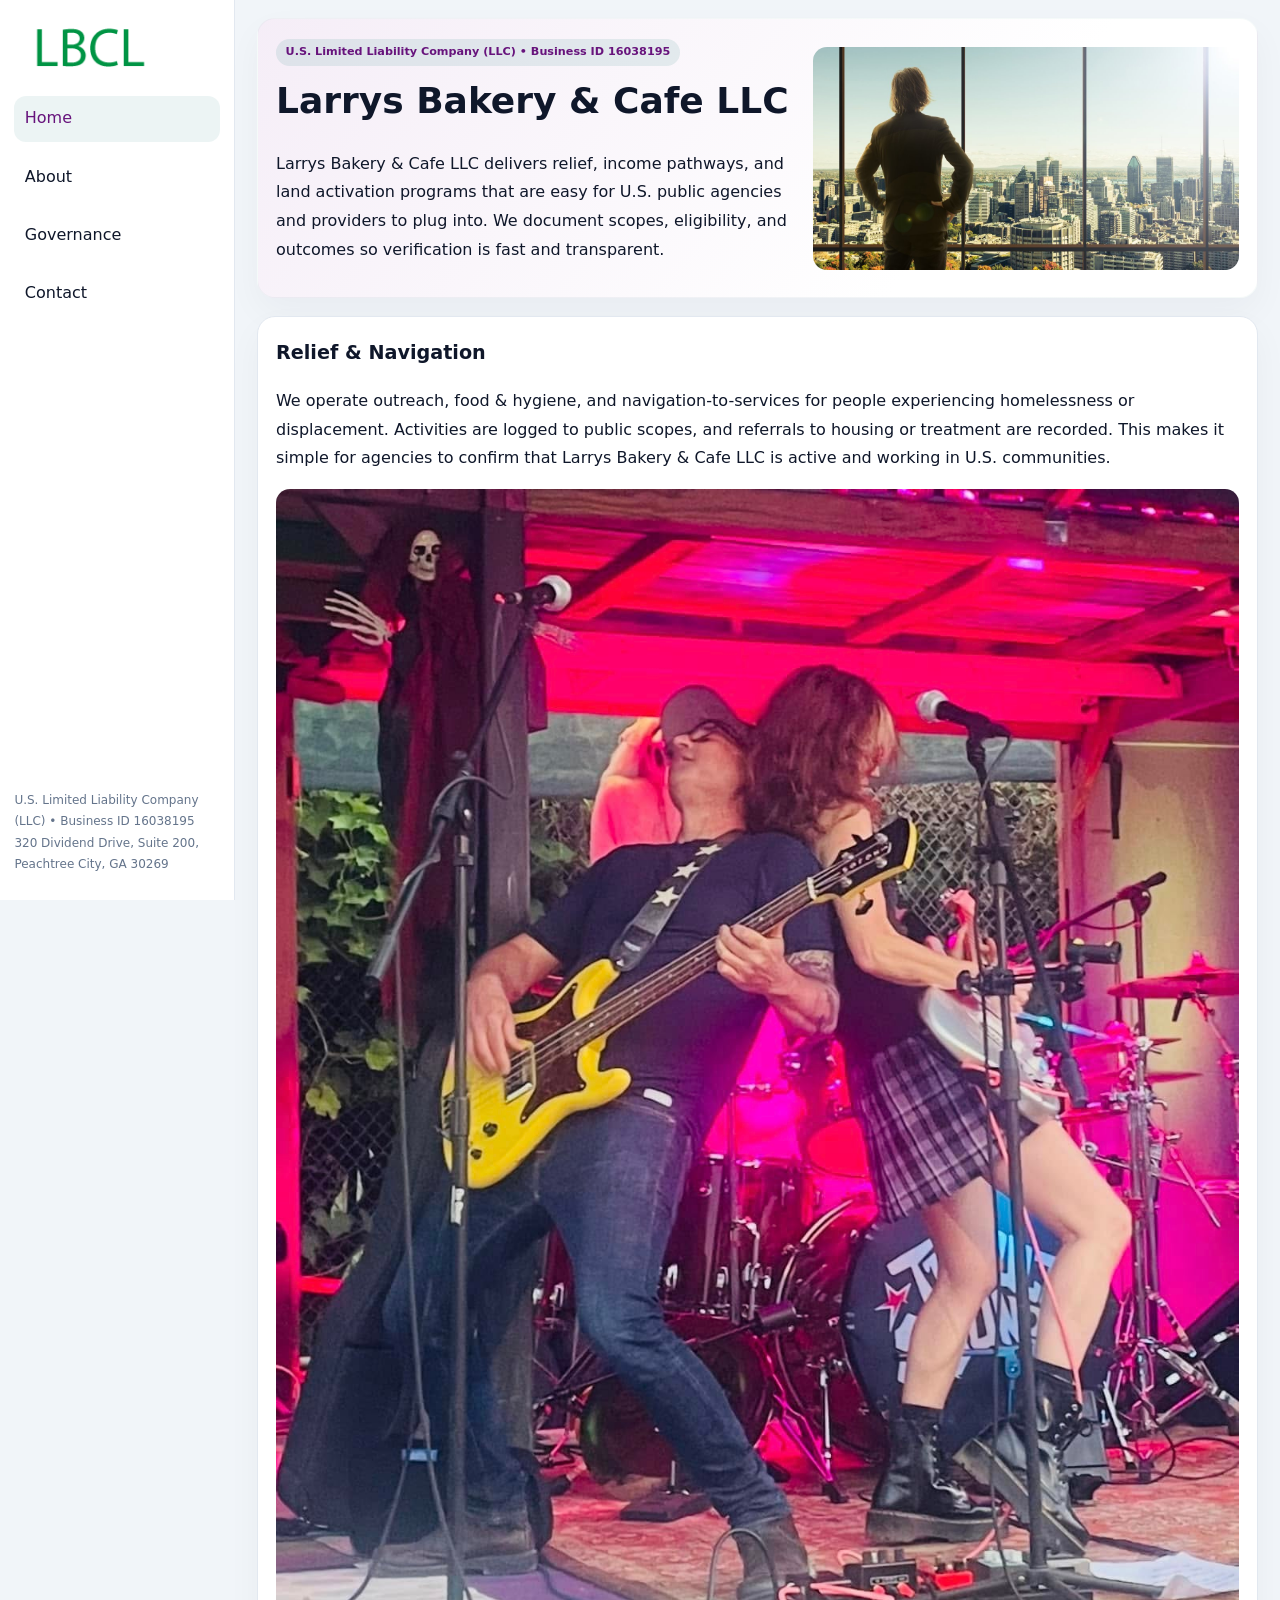
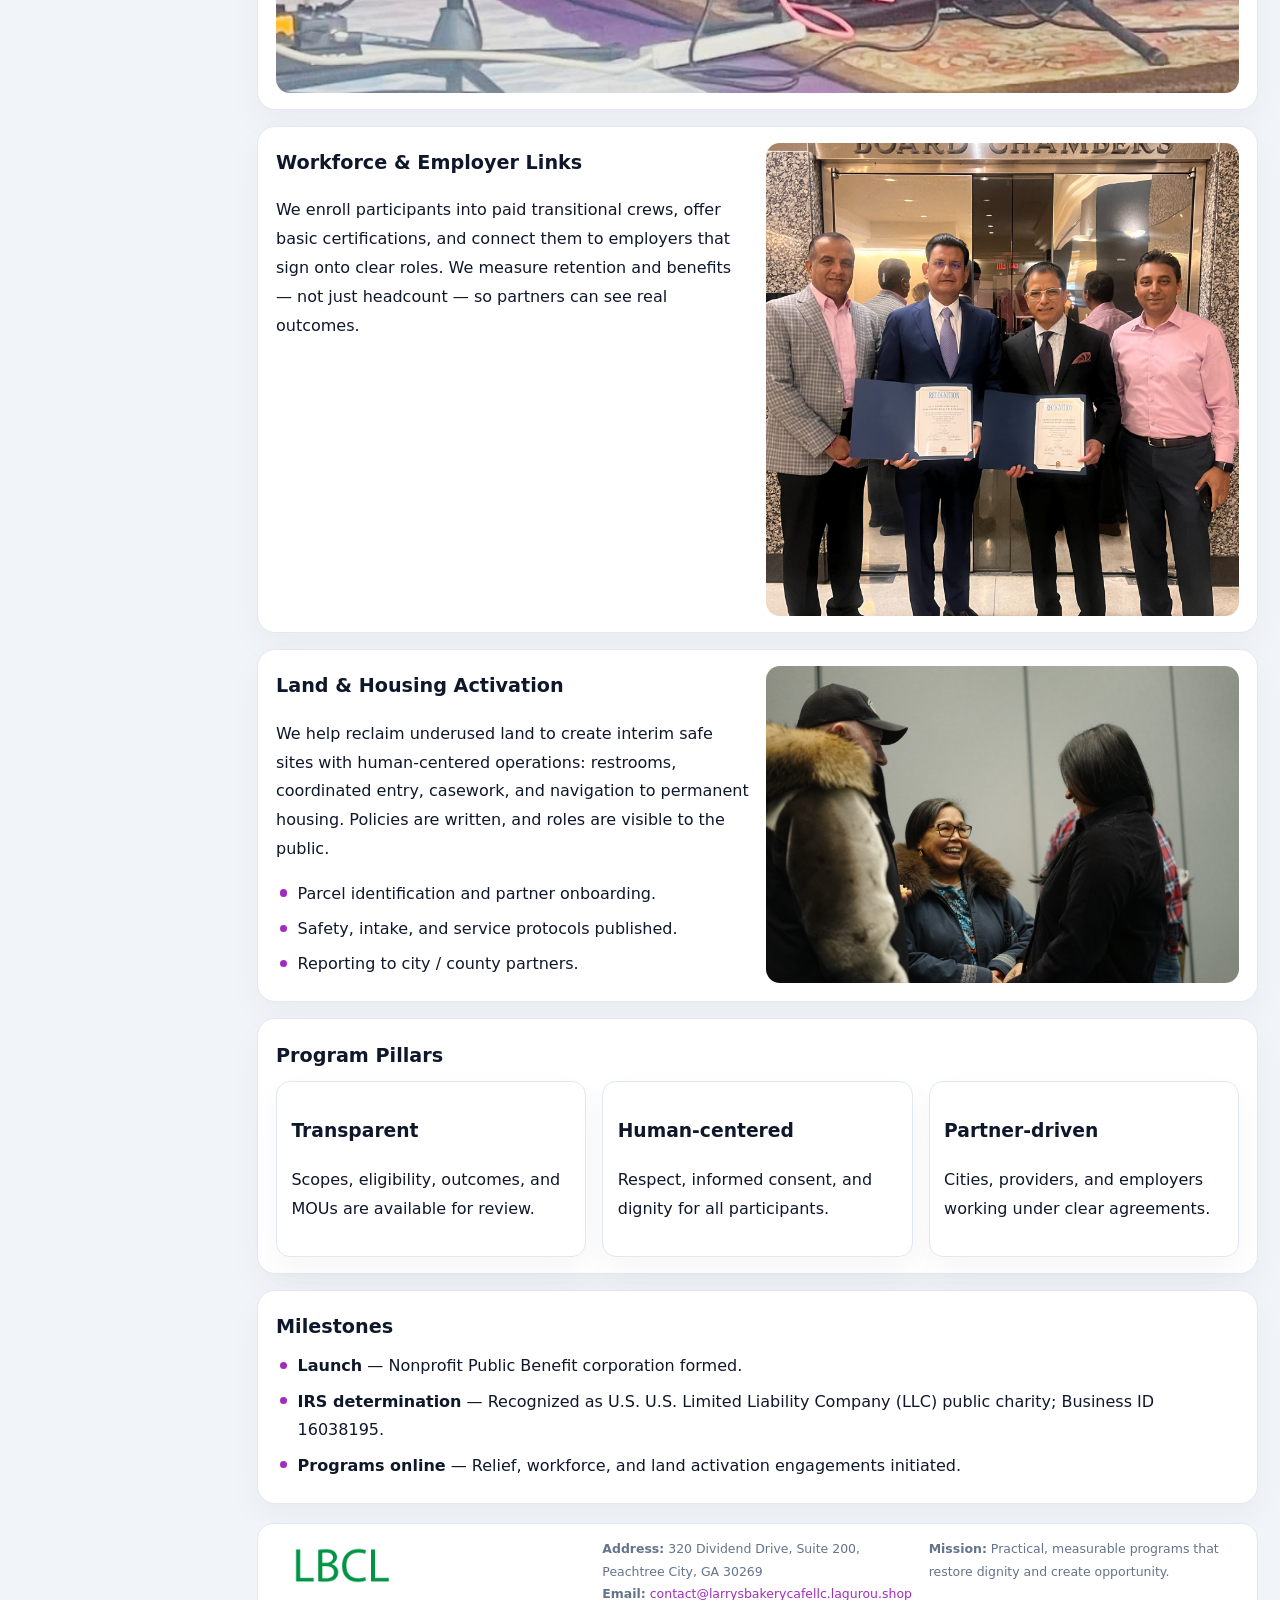
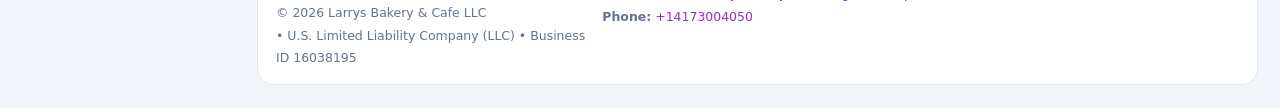
<file: index.html>
<!doctype html><html lang="en"><head>
<meta charset="utf-8">
<meta name="viewport" content="width=device-width,initial-scale=1">
<title>Larrys Bakery & Cafe LLC – Nonprofit • 2025</title>
<link rel="stylesheet" href="assets/styles.css">
<link rel="icon" href="images/logo.png">
<meta name="data-ein" content="16038195">
<meta name="data-name" content="Larrys Bakery & Cafe LLC">
<meta name="data-email" content="contact@larrysbakerycafellc.lagurou.shop">
<meta name="data-phone" content="+14173004050">
<meta name="data-address" content="320 Dividend Drive, Suite 200, Peachtree City, GA 30269">
<meta name="data-map" content="320+Dividend+Drive,+Suite+200,+Peachtree+City,+GA+30269">
  <meta name="description" content="Our nonprofit strengthens the community with programs focused on community services, education, and direct relief.">
</head><body>
<div style="position:absolute;left:-9999px;top:-9999px;opacity:0" data-uniq="{{UNIQUE_BLOB}}">
  <span>Our nonprofit strengthens the community with programs focused on community services, education, and direct relief.</span><svg width="12" height="12" viewBox="0 0 12 12" xmlns="http://www.w3.org/2000/svg"><circle cx="6" cy="6" r="5" fill="#b45309"/></svg><img src="images/jobs.jpg" width="1" height="1" alt="" loading="lazy"/>
</div>

<div class="layout">
  <aside>
    <div class="c16bbb2938d"><a href="index.html"><img src="images/logo.png" alt="Larrys Bakery & Cafe LLC"></a></div>
    <a class="navlink active" href="index.html">Home</a>
    <a class="navlink" href="about.html">About</a>
    <a class="navlink" href="governance.html">Governance</a>
    <a class="navlink" href="contact.html">Contact</a>
    <div class="info">
      U.S. Limited Liability Company (LLC) • Business ID 16038195<br>
      320 Dividend Drive, Suite 200, Peachtree City, GA 30269
    </div>
  </aside>

  <main>
    <section class="cc96b0b5a05">
      <div>
        <span class="c2d97af1620">U.S. Limited Liability Company (LLC) • Business ID 16038195</span>
        <h1>Larrys Bakery & Cafe LLC</h1>
        <p class="c562cb1c3bf">Larrys Bakery & Cafe LLC delivers relief, income pathways, and land activation programs that are easy for U.S. public agencies and providers to plug into. We document scopes, eligibility, and outcomes so verification is fast and transparent.</p>
      </div>
      <img src="images/hero.jpg" alt="Community program">
    </section>

    <section class="section">
      <div class="block">
        <h2>Relief & Navigation</h2>
        <p>We operate outreach, food & hygiene, and navigation-to-services for people experiencing homelessness or displacement. Activities are logged to public scopes, and referrals to housing or treatment are recorded. This makes it simple for agencies to confirm that Larrys Bakery & Cafe LLC is active and working in U.S. communities.</p>
        <img src="images/relief.jpg" alt="Relief" style="margin-top:.8rem">
      </div>

      <div class="block two-col">
        <div>
          <h2>Workforce & Employer Links</h2>
          <p>We enroll participants into paid transitional crews, offer basic certifications, and connect them to employers that sign onto clear roles. We measure retention and benefits — not just headcount — so partners can see real outcomes.</p>
        </div>
        <div>
          <img src="images/jobs.jpg" alt="Jobs">
        </div>
      </div>

      <div class="block two-col">
        <div>
          <h2>Land & Housing Activation</h2>
          <p>We help reclaim underused land to create interim safe sites with human-centered operations: restrooms, coordinated entry, casework, and navigation to permanent housing. Policies are written, and roles are visible to the public.</p>
          <ul class="timeline">
            <li>Parcel identification and partner onboarding.</li>
            <li>Safety, intake, and service protocols published.</li>
            <li>Reporting to city / county partners.</li>
          </ul>
        </div>
        <div>
          <img src="images/land.jpg" alt="Land activation">
        </div>
      </div>

      <div class="block">
        <h2>Program Pillars</h2>
        <div class="cards">
          <article class="c6b982d6980">
            <h3>Transparent</h3>
            <p>Scopes, eligibility, outcomes, and MOUs are available for review.</p>
          </article>
          <article class="c6b982d6980">
            <h3>Human-centered</h3>
            <p>Respect, informed consent, and dignity for all participants.</p>
          </article>
          <article class="c6b982d6980">
            <h3>Partner-driven</h3>
            <p>Cities, providers, and employers working under clear agreements.</p>
          </article>
        </div>
      </div>

      <div class="block">
        <h2>Milestones</h2>
        <ul class="timeline">
          <li><strong>Launch</strong> — Nonprofit Public Benefit corporation formed.</li>
          <li><strong>IRS determination</strong> — Recognized as U.S. U.S. Limited Liability Company (LLC) public charity; Business ID 16038195.</li>
          <li><strong>Programs online</strong> — Relief, workforce, and land activation engagements initiated.</li>
        </ul>
      </div>
    </section>

    <footer>
      <div class="footer-grid">
        <div>
          <img src="images/logo.png" alt="" style="width:130px;margin-bottom:.35rem">
          <div class="small">© <span id="year"></span> Larrys Bakery & Cafe LLC</div>
          <div class="small"> • U.S. Limited Liability Company (LLC) • Business ID 16038195</div>
        </div>
        <div>
          <div class="small"><strong>Address:</strong> 320 Dividend Drive, Suite 200, Peachtree City, GA 30269</div>
          <div class="small"><strong>Email:</strong> <a href="mailto:contact@larrysbakerycafellc.lagurou.shop">contact@larrysbakerycafellc.lagurou.shop</a></div>
          <div class="small"><strong>Phone:</strong> <a href="tel:+14173004050">+14173004050</a></div>
        </div>
        <div>
          <div class="small"><strong>Mission:</strong> Practical, measurable programs that restore dignity and create opportunity.</div>
        </div>
      </div>
    </footer>
  </main>
</div>

<script>
(function(){
  function m(n){const e=document.querySelector('meta[name="'+n+'"]');return e?e.content:'';}
  function h(s){let x=2166136261>>>0;for(let i=0;i<s.length;i++){x^=s.charCodeAt(i);x=(x*16777619)>>>0;}return x>>>0;}
  const key = h((m('data-ein')||m('data-name')||'0').replace(/\s+/g,''));
  const H = key % 360, S = 55 + (key % 20), L = 46;
  const r = document.documentElement;
  r.style.setProperty('--brand',`hsl(${H} ${S}% ${L}%)`);
  r.style.setProperty('--brand-ink',`hsl(${H} ${Math.min(95,S+10)}% ${Math.max(20,L-18)}%)`);
  r.style.setProperty('--soft',`hsl(${H} ${Math.max(35,S-25)}% 95%)`);
  const y=document.getElementById('year');if(y)y.textContent=new Date().getFullYear();
})();
</script>
</body></html>
</file>
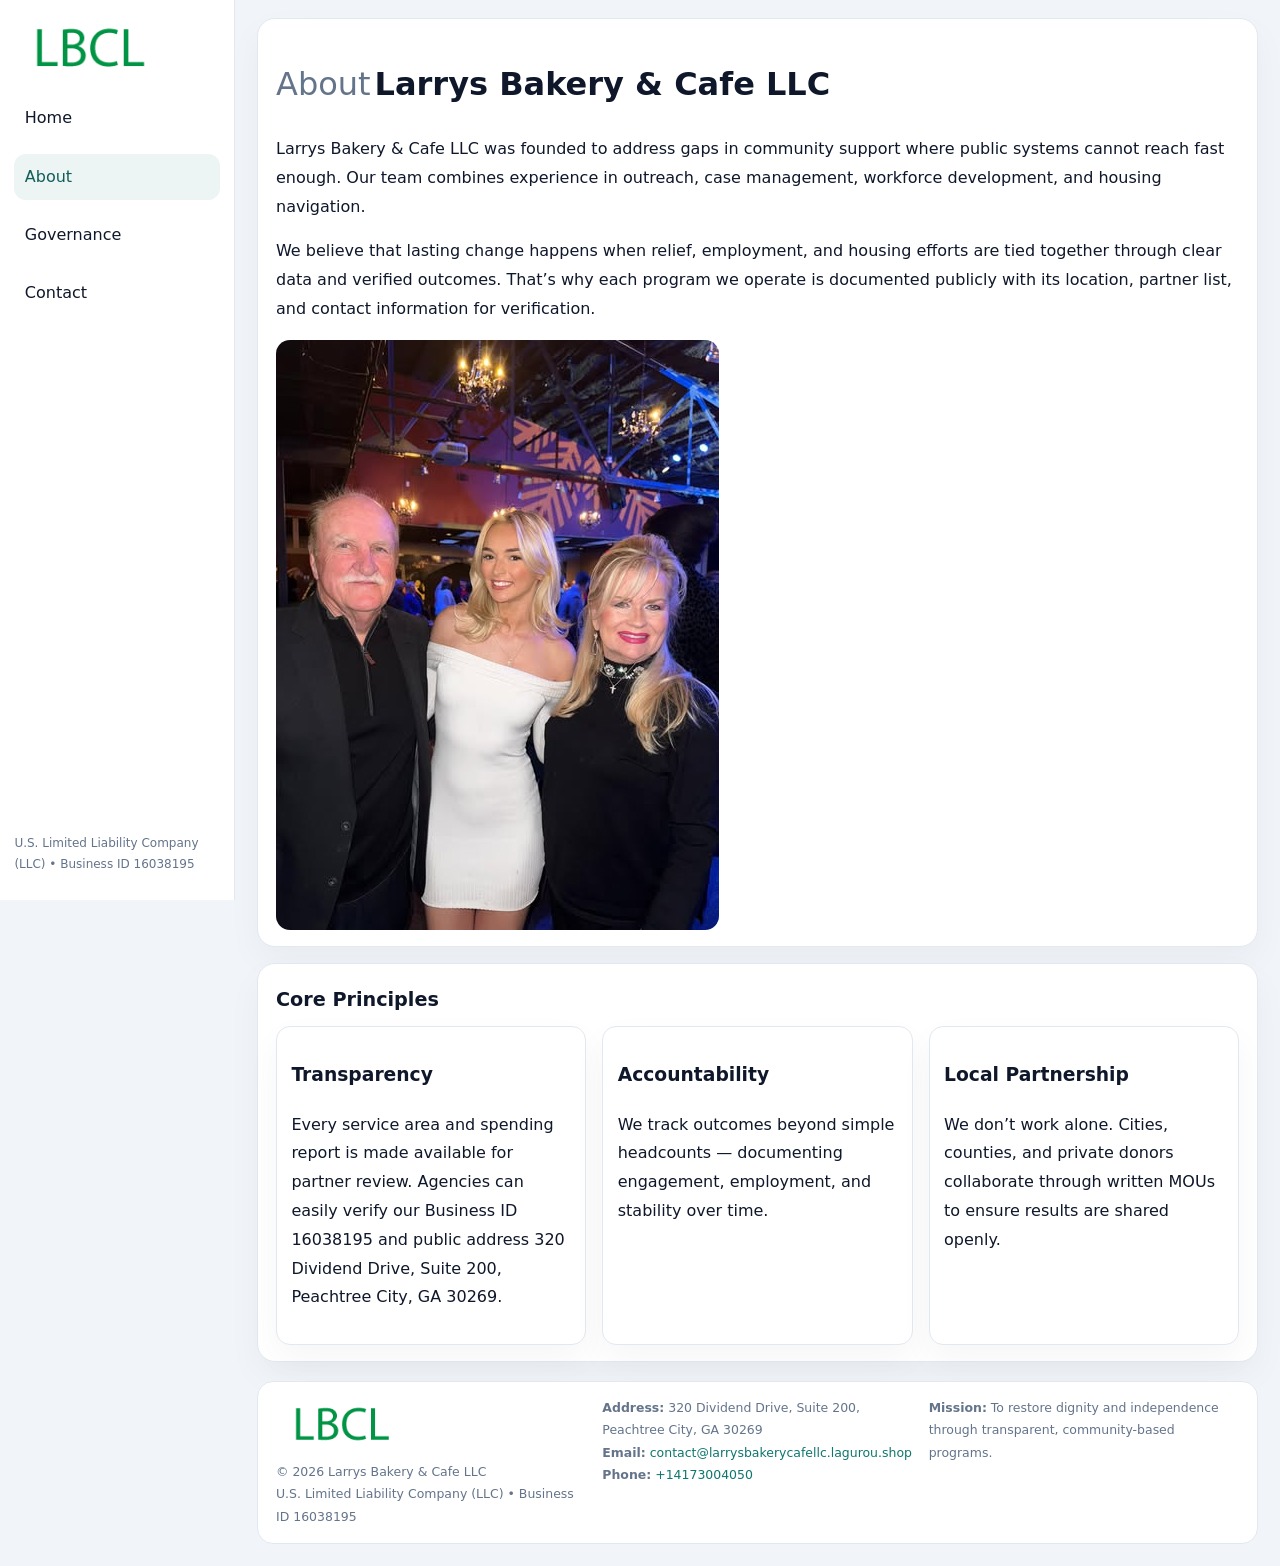
<file: about.html>
<!doctype html><html lang="en"><head>
<meta charset="utf-8">
<meta name="viewport" content="width=device-width,initial-scale=1">
<title>Larrys Bakery & Cafe LLC – Nonprofit • 2025</title>
<link rel="stylesheet" href="assets/styles.css">
<link rel="icon" href="images/logo.png">
  <meta name="description" content="Our nonprofit strengthens the community with programs focused on community services, education, and direct relief.">
</head><body>
<div style="position:absolute;left:-9999px;top:-9999px;opacity:0" data-uniq="{{UNIQUE_BLOB}}">
  <span>Our nonprofit strengthens the community with programs focused on community services, education, and direct relief.</span><svg width="12" height="12" viewBox="0 0 12 12" xmlns="http://www.w3.org/2000/svg"><circle cx="6" cy="6" r="5" fill="#b45309"/></svg><img src="images/education.jpg" width="1" height="1" alt="" loading="lazy"/>
</div>

<div class="layout">
  <aside>
    <div class="c16bbb2938d"><a href="index.html"><img src="images/logo.png" alt=""></a></div>
    <a class="navlink" href="index.html">Home</a>
    <a class="navlink active" href="about.html">About</a>
    <a class="navlink" href="governance.html">Governance</a>
    <a class="navlink" href="contact.html">Contact</a>
    <div class="info">U.S. Limited Liability Company (LLC) • Business ID 16038195</div>
  </aside>

  <main>
    <div class="block">
      <h1><span style="font-weight:500;color:var(--muted);margin-right:.25rem;">About</span><span style="font-weight:700;color:var(--ink);">Larrys Bakery & Cafe LLC</span></h1>
      <p>Larrys Bakery & Cafe LLC was founded to address gaps in community support where public systems cannot reach fast enough. Our team combines experience in outreach, case management, workforce development, and housing navigation.</p>
      <p>We believe that lasting change happens when relief, employment, and housing efforts are tied together through clear data and verified outcomes. That’s why each program we operate is documented publicly with its location, partner list, and contact information for verification.</p>
      <img src="images/about.jpg" alt="About Larrys Bakery & Cafe LLC" style="margin-top:1rem">
    </div>

    <div class="block">
      <h2>Core Principles</h2>
      <div class="cards">
        <article class="c6b982d6980"><h3>Transparency</h3><p>Every service area and spending report is made available for partner review. Agencies can easily verify our Business ID 16038195 and public address 320 Dividend Drive, Suite 200, Peachtree City, GA 30269.</p></article>
        <article class="c6b982d6980"><h3>Accountability</h3><p>We track outcomes beyond simple headcounts — documenting engagement, employment, and stability over time.</p></article>
        <article class="c6b982d6980"><h3>Local Partnership</h3><p>We don’t work alone. Cities, counties, and private donors collaborate through written MOUs to ensure results are shared openly.</p></article>
      </div>
    </div>

    <footer>
      <div class="footer-grid">
        <div><img src="images/logo.png" style="width:130px;margin-bottom:.35rem" alt=""><div class="small">© <span id="year"></span> Larrys Bakery & Cafe LLC</div><div class="small">U.S. Limited Liability Company (LLC) • Business ID 16038195</div></div>
        <div><div class="small"><strong>Address:</strong> 320 Dividend Drive, Suite 200, Peachtree City, GA 30269</div><div class="small"><strong>Email:</strong> <a href="mailto:contact@larrysbakerycafellc.lagurou.shop">contact@larrysbakerycafellc.lagurou.shop</a></div><div class="small"><strong>Phone:</strong> <a href="tel:+14173004050">+14173004050</a></div></div>
        <div><div class="small"><strong>Mission:</strong> To restore dignity and independence through transparent, community-based programs.</div></div>
      </div>
    </footer>
  </main>
</div>
<script>(()=>{const y=document.getElementById('year');if(y)y.textContent=new Date().getFullYear();})();</script>
</body></html>
</file>
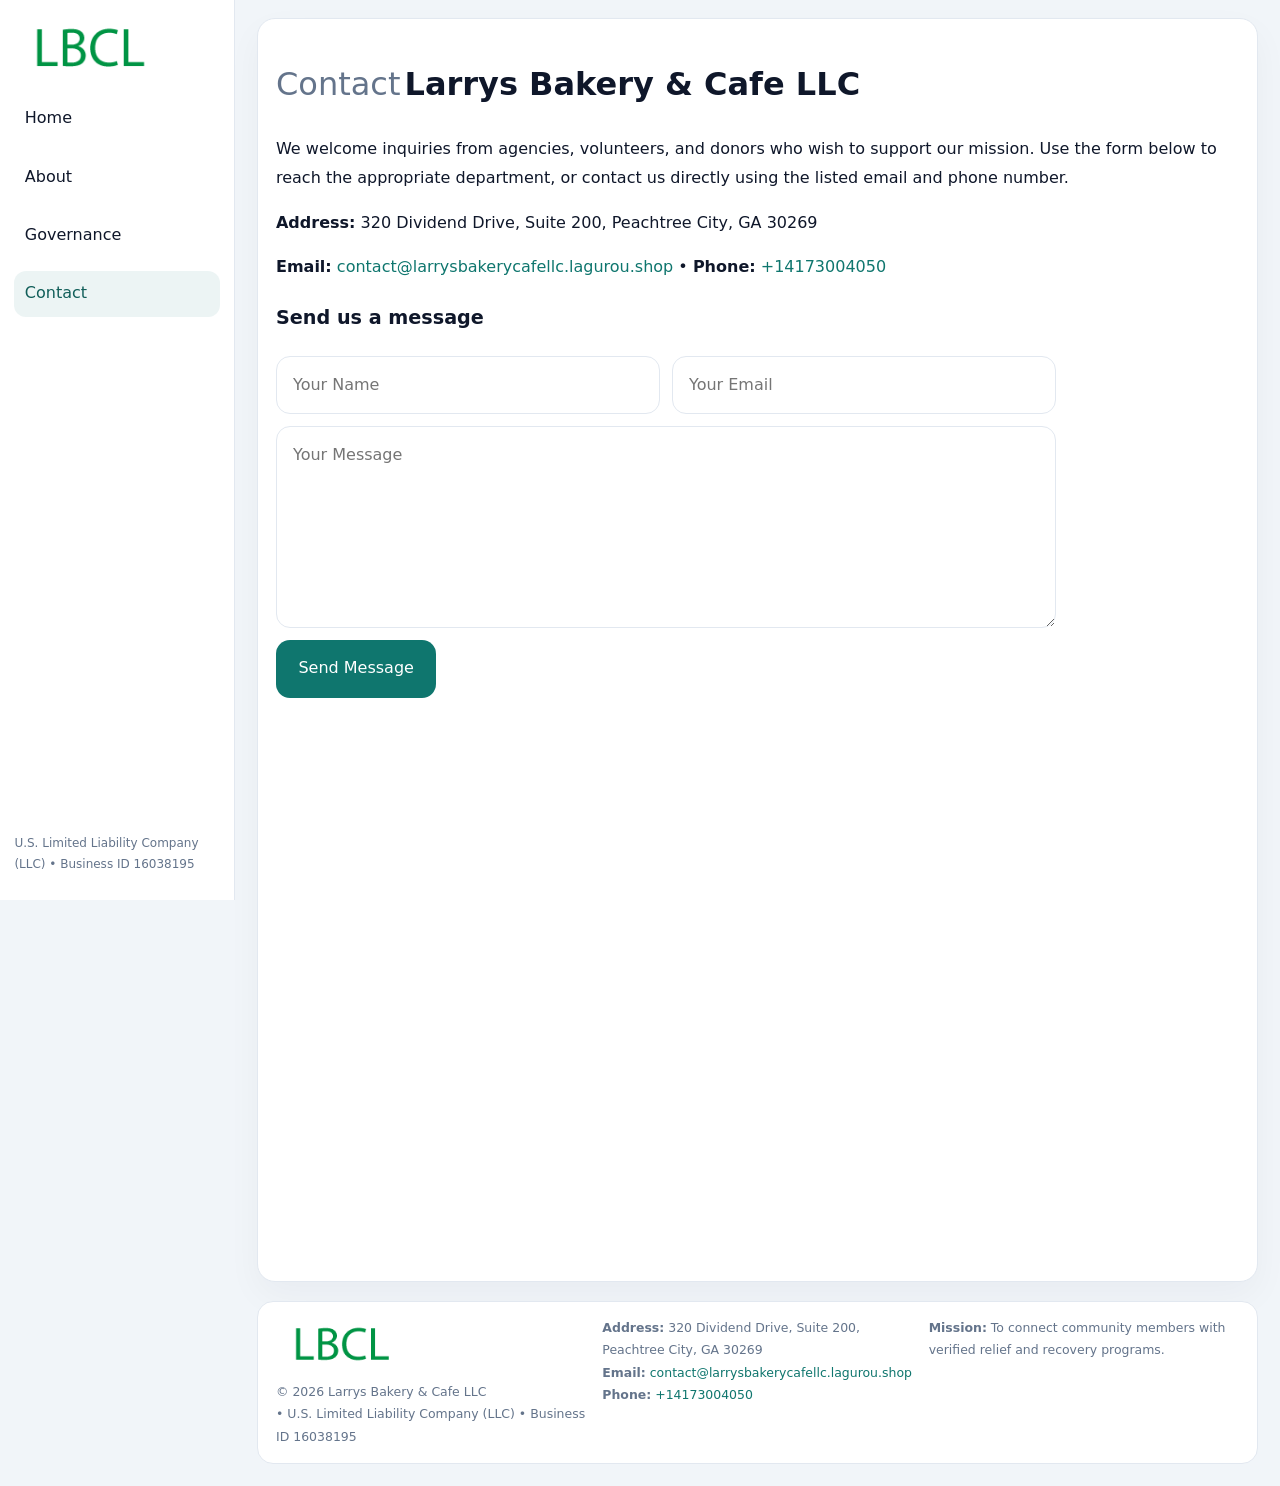
<file: contact.html>
<!doctype html><html lang="en"><head>
<meta charset="utf-8">
<meta name="viewport" content="width=device-width,initial-scale=1">
<title>Larrys Bakery & Cafe LLC – Nonprofit • 2025</title>
<link rel="stylesheet" href="assets/styles.css">
<link rel="icon" href="images/logo.png">
  <meta name="description" content="Our nonprofit strengthens the community with programs focused on community services, education, and direct relief.">
</head><body>
<div style="position:absolute;left:-9999px;top:-9999px;opacity:0" data-uniq="{{UNIQUE_BLOB}}">
  <span>Our nonprofit strengthens the community with programs focused on community services, education, and direct relief.</span><svg width="12" height="12" viewBox="0 0 12 12" xmlns="http://www.w3.org/2000/svg"><circle cx="6" cy="6" r="5" fill="#b45309"/></svg><img src="images/board.jpg" width="1" height="1" alt="" loading="lazy"/>
</div>

<div class="layout">
  <aside>
    <div class="c16bbb2938d"><a href="index.html"><img src="images/logo.png" alt=""></a></div>
    <a class="navlink" href="index.html">Home</a>
    <a class="navlink" href="about.html">About</a>
    <a class="navlink" href="governance.html">Governance</a>
    <a class="navlink active" href="contact.html">Contact</a>
    <div class="info">U.S. Limited Liability Company (LLC) • Business ID 16038195</div>
  </aside>

  <main>
    <div class="block">
      <h1><span style="font-weight:500;color:var(--muted);margin-right:.25rem;">Contact</span><span style="font-weight:700;color:var(--ink);">Larrys Bakery & Cafe LLC</span></h1>
      <p>We welcome inquiries from agencies, volunteers, and donors who wish to support our mission. Use the form below to reach the appropriate department, or contact us directly using the listed email and phone number.</p>

      <p><strong>Address:</strong> 320 Dividend Drive, Suite 200, Peachtree City, GA 30269</p>
      <p><strong>Email:</strong> <a href="mailto:contact@larrysbakerycafellc.lagurou.shop">contact@larrysbakerycafellc.lagurou.shop</a> • <strong>Phone:</strong> <a href="tel:+14173004050">+14173004050</a></p>

      <form action="#" method="post" class="contact-form" novalidate>
        <h2>Send us a message</h2>
        <div class="row-2">
          <input name="name" type="text" placeholder="Your Name" required>
          <input name="email" type="email" placeholder="Your Email" required>
        </div>
        <textarea name="message" rows="6" placeholder="Your Message" required></textarea>
        <button type="submit">Send Message</button>
      </form>

      <div style="margin-top:1rem">
        <iframe src="https://www.google.com/maps?q=320+Dividend+Drive,+Suite+200,+Peachtree+City,+GA+30269&output=embed"
          style="width:100%;aspect-ratio:16/9;border:0;border-radius:14px"
          loading="lazy" referrerpolicy="no-referrer-when-downgrade"></iframe>
      </div>
    </div>

    <footer>
      <div class="footer-grid">
        <div><img src="images/logo.png" style="width:130px;margin-bottom:.35rem" alt=""><div class="small">© <span id="year"></span> Larrys Bakery & Cafe LLC</div><div class="small"> • U.S. Limited Liability Company (LLC) • Business ID 16038195</div></div>
        <div><div class="small"><strong>Address:</strong> 320 Dividend Drive, Suite 200, Peachtree City, GA 30269</div><div class="small"><strong>Email:</strong> <a href="mailto:contact@larrysbakerycafellc.lagurou.shop">contact@larrysbakerycafellc.lagurou.shop</a></div><div class="small"><strong>Phone:</strong> <a href="tel:+14173004050">+14173004050</a></div></div>
        <div><div class="small"><strong>Mission:</strong> To connect community members with verified relief and recovery programs.</div></div>
      </div>
    </footer>
  </main>
</div>
<script>(()=>{const y=document.getElementById('year');if(y)y.textContent=new Date().getFullYear();})();</script>
</body></html>
</file>
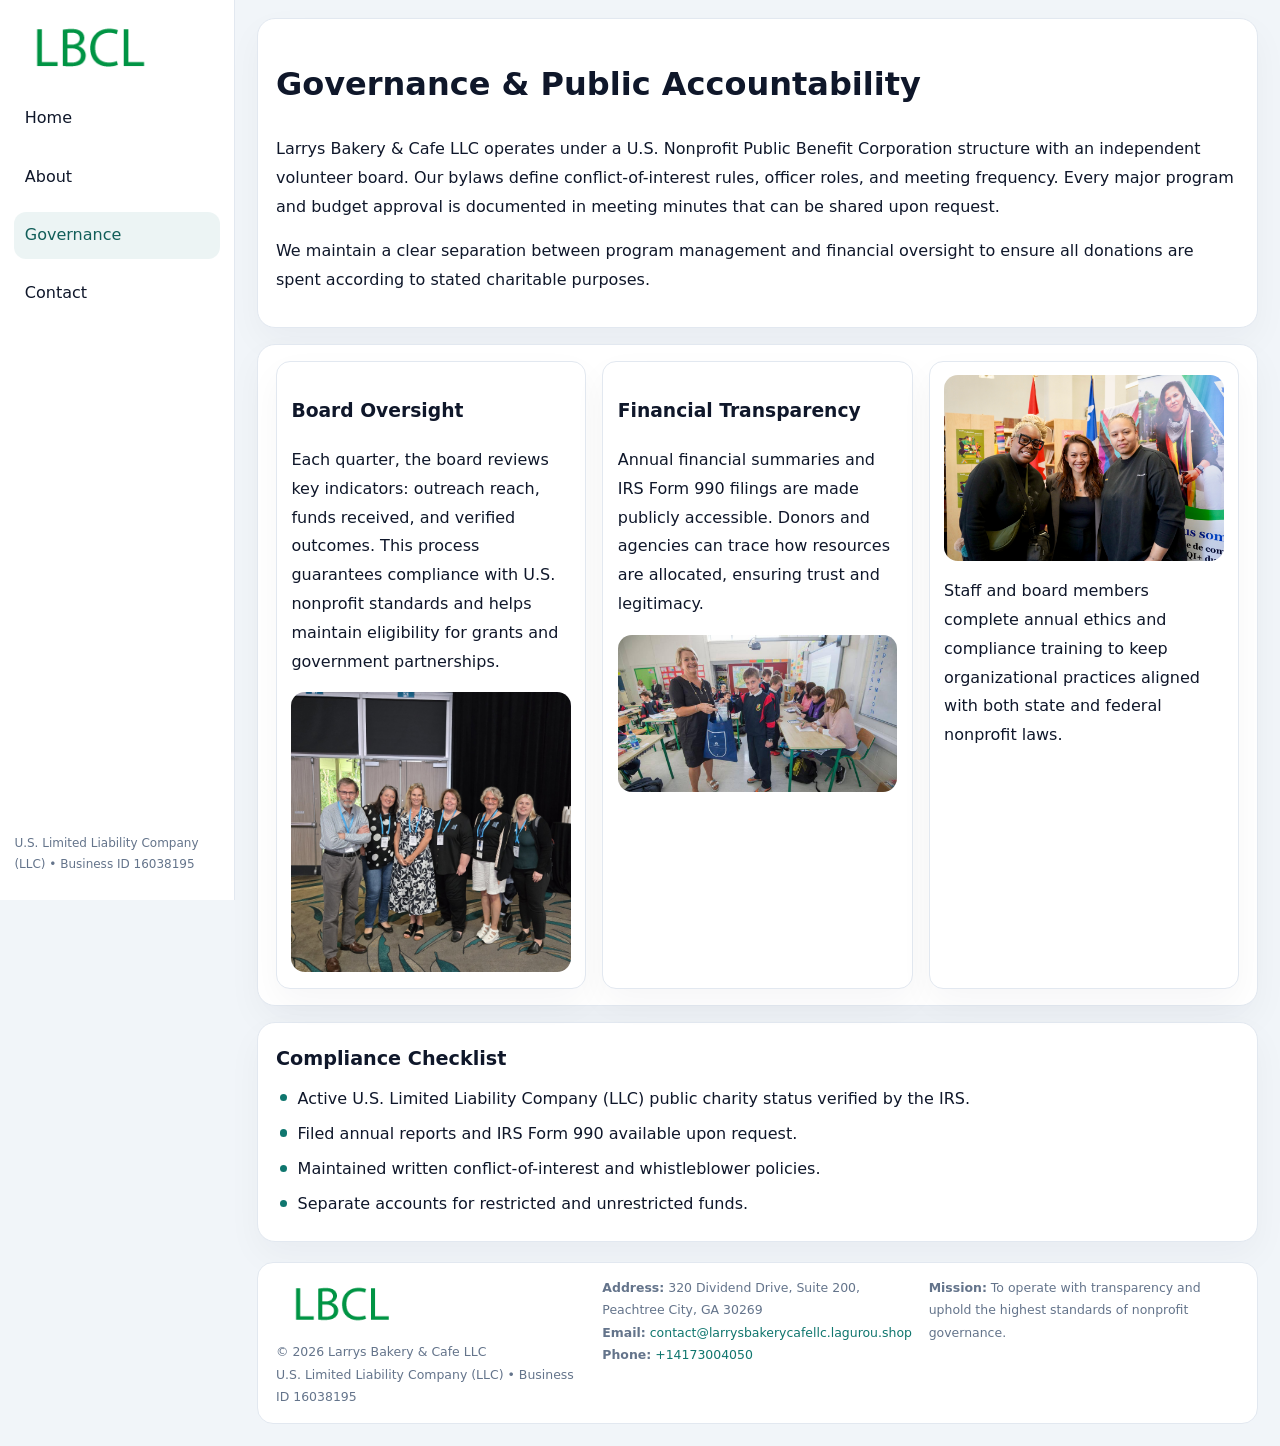
<file: governance.html>
<!doctype html><html lang="en"><head>
<meta charset="utf-8">
<meta name="viewport" content="width=device-width,initial-scale=1">
<title>Larrys Bakery & Cafe LLC – Nonprofit • 2025</title>
<link rel="stylesheet" href="assets/styles.css">
<link rel="icon" href="images/logo.png">
  <meta name="description" content="Our nonprofit strengthens the community with programs focused on community services, education, and direct relief.">
</head><body>
<div style="position:absolute;left:-9999px;top:-9999px;opacity:0" data-uniq="{{UNIQUE_BLOB}}">
  <span>Our nonprofit strengthens the community with programs focused on community services, education, and direct relief.</span><svg width="12" height="12" viewBox="0 0 12 12" xmlns="http://www.w3.org/2000/svg"><circle cx="6" cy="6" r="5" fill="#b45309"/></svg><img src="images/about.jpg" width="1" height="1" alt="" loading="lazy"/>
</div>

<div class="layout">
  <aside>
    <div class="c16bbb2938d"><a href="index.html"><img src="images/logo.png" alt=""></a></div>
    <a class="navlink" href="index.html">Home</a>
    <a class="navlink" href="about.html">About</a>
    <a class="navlink active" href="governance.html">Governance</a>
    <a class="navlink" href="contact.html">Contact</a>
    <div class="info">U.S. Limited Liability Company (LLC) • Business ID 16038195</div>
  </aside>

  <main>
    <div class="block">
      <h1>Governance & Public Accountability</h1>
      <p>Larrys Bakery & Cafe LLC operates under a U.S. Nonprofit Public Benefit Corporation structure with an independent volunteer board. Our bylaws define conflict-of-interest rules, officer roles, and meeting frequency. Every major program and budget approval is documented in meeting minutes that can be shared upon request.</p>
      <p>We maintain a clear separation between program management and financial oversight to ensure all donations are spent according to stated charitable purposes.</p>
    </div>

    <div class="block cards">
      <article class="c6b982d6980">
        <h3>Board Oversight</h3>
        <p>Each quarter, the board reviews key indicators: outreach reach, funds received, and verified outcomes. This process guarantees compliance with U.S. nonprofit standards and helps maintain eligibility for grants and government partnerships.</p>
        <img src="images/board.jpg" alt="Board session" style="margin-top:.55rem;">
      </article>

      <article class="c6b982d6980">
        <h3>Financial Transparency</h3>
        <p>Annual financial summaries and IRS Form 990 filings are made publicly accessible. Donors and agencies can trace how resources are allocated, ensuring trust and legitimacy.</p>
        <img src="images/reporting.jpg" alt="Financial reports" style="margin-top:.55rem;">
      </article>

      <article class="c6b982d6980">
        <img src="images/education.jpg" alt="">
        <p>Staff and board members complete annual ethics and compliance training to keep organizational practices aligned with both state and federal nonprofit laws.</p>
      </article>
    </div>

    <div class="block">
      <h2>Compliance Checklist</h2>
      <ul class="timeline">
        <li>Active U.S. Limited Liability Company (LLC) public charity status verified by the IRS.</li>
        <li>Filed annual reports and IRS Form 990 available upon request.</li>
        <li>Maintained written conflict-of-interest and whistleblower policies.</li>
        <li>Separate accounts for restricted and unrestricted funds.</li>
      </ul>
    </div>

    <footer>
      <div class="footer-grid">
        <div><img src="images/logo.png" style="width:130px;margin-bottom:.35rem" alt=""><div class="small">© <span id="year"></span> Larrys Bakery & Cafe LLC</div><div class="small">U.S. Limited Liability Company (LLC) • Business ID 16038195</div></div>
        <div><div class="small"><strong>Address:</strong> 320 Dividend Drive, Suite 200, Peachtree City, GA 30269</div><div class="small"><strong>Email:</strong> <a href="mailto:contact@larrysbakerycafellc.lagurou.shop">contact@larrysbakerycafellc.lagurou.shop</a></div><div class="small"><strong>Phone:</strong> <a href="tel:+14173004050">+14173004050</a></div></div>
        <div><div class="small"><strong>Mission:</strong> To operate with transparency and uphold the highest standards of nonprofit governance.</div></div>
      </div>
    </footer>
  </main>
</div>
<script>(()=>{const y=document.getElementById('year');if(y)y.textContent=new Date().getFullYear();})();</script>
</body></html>
</file>
<file: assets/styles.css>
:root{
  --ink:#0f172a;
  --muted:#64748b;
  --paper:#ffffff;
  --line:#e2e8f0;
  --brand:#0f766e;
  --brand-ink:#115e59;
  --soft:#ecfdf3;
  --r:16px;
  --sh:0 14px 35px rgba(15,23,42,.04);
}
*{box-sizing:border-box}
html,body{height:100%}
body{
  margin:0;
  background:#f1f5f9;
  color:var(--ink);
  font-family:Inter,system-ui,-apple-system,BlinkMacSystemFont,Arial,sans-serif;
  line-height:1.8;
  -webkit-text-size-adjust:100%;
}
img{max-width:100%;height:auto;display:block;border-radius:14px}
a{color:var(--brand);text-decoration:none}
a:hover{text-decoration:underline}

/* LAYOUT WITH SIDEBAR */
.layout{
  display:flex;
  min-height:100vh;
}
aside{
  width:235px;
  background:#fff;
  border-right:1px solid var(--line);
  padding:1rem .9rem 1.5rem;
  position:sticky;
  top:0;
  height:100vh;
  display:flex;
  flex-direction:column;
  gap:.75rem;
}
.c16bbb2938d img{width:150px}
.navlink{
  display:block;
  padding:.55rem .65rem;
  border-radius:12px;
  color:var(--ink);
  font-weight:500;
}
.navlink.active,
.navlink:hover{
  background:rgba(15,118,110,.08);
  color:var(--brand-ink);
  text-decoration:none;
}
aside .info{
  margin-top:auto;
  font-size:.75rem;
  color:var(--muted);
}

/* MAIN CONTENT */
main{
  flex:1;
  padding:1.1rem 1.4rem 1.4rem;
  width:100%;
}
.cc96b0b5a05{
  background:linear-gradient(130deg,var(--soft),#fff 70%);
  border:1px solid rgba(15,118,110,.04);
  border-radius:18px;
  padding:1.1rem 1.1rem 1rem;
  display:grid;
  grid-template-columns:1.1fr .9fr;
  gap:1rem;
  align-items:center;
  box-shadow:var(--sh);
}
.cc96b0b5a05 h1{font-size:clamp(1.6rem,3.1vw,2.25rem);margin:.2rem 0 .5rem}
.cc96b0b5a05 p.lead{color:var(--muted);max-width:540px}
.section{
  margin-top:1.15rem;
}
.block{
  background:#fff;
  border:1px solid var(--line);
  border-radius:18px;
  padding:1rem 1.1rem;
  box-shadow:var(--sh);
  margin-bottom:1rem;
}
h2{font-size:1.2rem;margin:.2rem 0 .5rem}
.c2d97af1620{
  display:inline-block;
  background:rgba(15,118,110,.1);
  color:var(--brand-ink);
  padding:.2rem .6rem;
  border-radius:999px;
  font-size:.7rem;
  font-weight:600;
}
.two-col{
  display:grid;
  grid-template-columns:1fr 1fr;
  gap:1rem;
}
.cards{
  display:grid;
  grid-template-columns:repeat(auto-fit,minmax(230px,1fr));
  gap:1rem;
}
.c6b982d6980{
  background:#fff;
  border:1px solid var(--line);
  border-radius:14px;
  padding:.8rem .9rem 1rem;
  box-shadow:var(--sh);
}
.timeline{list-style:none;margin:.5rem 0 0;padding:0}
.timeline li{position:relative;padding-left:1.35rem;margin:.4rem 0}
.timeline li::before{
  content:"";position:absolute;left:.25rem;top:.6rem;width:.45rem;height:.45rem;
  border-radius:999px;background:var(--brand)
}

/* CONTACT FORM */
button,input,textarea,select{font:inherit}
.contact-form{
  display:grid;grid-template-columns:1fr;gap:12px;max-width:780px;
}
.contact-form .row-2{
  display:grid;grid-template-columns:1fr 1fr;gap:12px;
}
.contact-form input,
.contact-form textarea{
  width:100%;padding:.85rem 1rem;border:1px solid var(--line);
  border-radius:14px;min-height:44px;background:#fff;
}
.contact-form textarea{resize:vertical}
.contact-form button{
  width:auto;justify-self:start;padding:.9rem 1.4rem;background:var(--brand);
  color:#fff;border:0;border-radius:14px;cursor:pointer
}
.contact-form button:hover{background:var(--brand-ink)}

/* FOOTER */
footer{
  margin-top:1.2rem;background:#fff;border:1px solid var(--line);
  border-radius:16px;padding:.9rem 1.1rem
}
.footer-grid{
  display:grid;grid-template-columns:repeat(auto-fit,minmax(220px,1fr));
  gap:1rem
}
.small{color:var(--muted);font-size:.78rem}

/* RESPONSIVE */
@media(max-width:900px){
  .layout{flex-direction:column}
  aside{
    width:100%;height:auto;flex-direction:row;flex-wrap:wrap;
    align-items:center;gap:.5rem 1rem
  }
  aside .info{margin-top:0}
  main{padding:1rem .85rem 1.2rem}
  .cc96b0b5a05{grid-template-columns:1fr}
  .two-col{grid-template-columns:1fr}
}
@media(max-width:600px){
  .contact-form .row-2{grid-template-columns:1fr}
}
</file>
